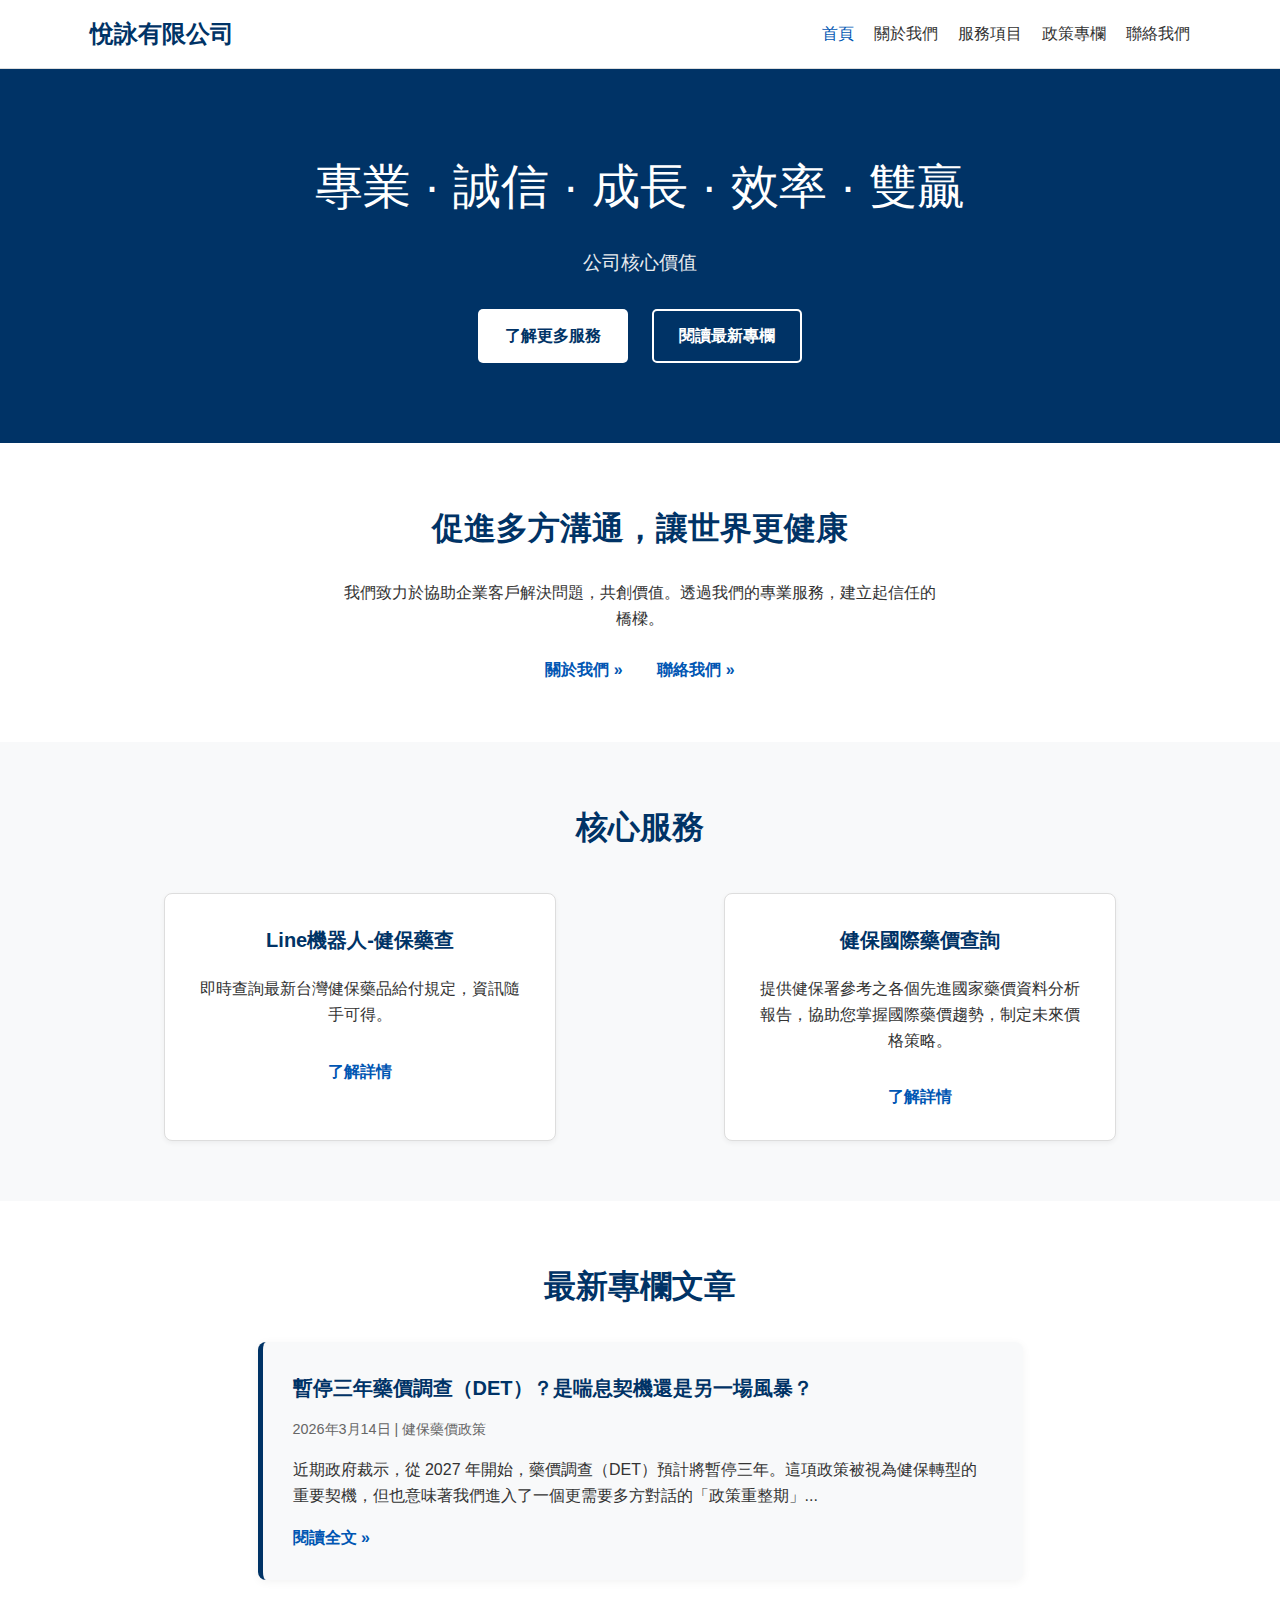
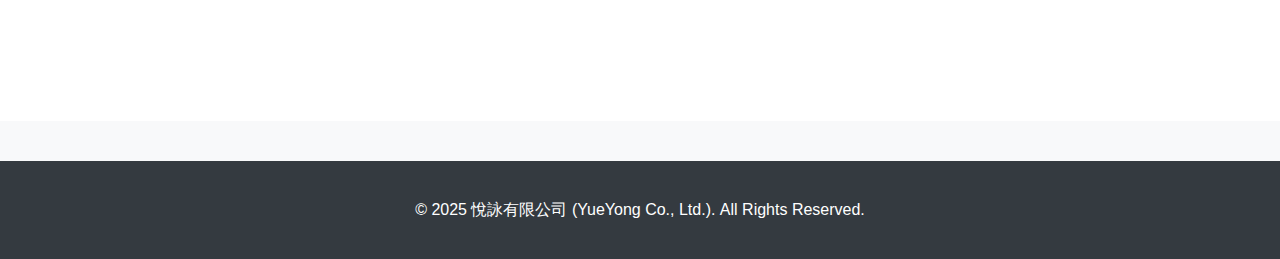
<file: index.html>
<!doctype html>
<html lang="zh-Hant-TW">
  <head>
    <meta charset="UTF-8" />
    <meta name="viewport" content="width=device-width, initial-scale=1.0" />
    <title>首頁 - 悅詠有限公司</title>
    <meta
      name="description"
      content="悅詠有限公司致力於促進多方溝通，讓世界更健康。我們提供健保藥品查詢及國際藥價分析報告等專業服務。"
    />
    <link rel="stylesheet" href="style.css" />
  </head>
  <body>
    <header class="main-header">
      <div class="container">
        <a href="index.html" class="logo">悅詠有限公司</a>
        <nav class="main-nav">
          <ul>
            <li><a href="index.html" class="active">首頁</a></li>
            <li><a href="about_us.html">關於我們</a></li>
            <li><a href="service_overview.html">服務項目</a></li>
            <li><a href="policy_insights.html">政策專欄</a></li>
            <li><a href="contact_us.html">聯絡我們</a></li>
          </ul>
        </nav>
      </div>
    </header>

    <main>
      <section class="hero">
        <div class="container">
          <h1>專業 · 誠信 · 成長 · 效率 · 雙贏</h1>
          <p class="subtitle">公司核心價值</p>
          <div class="cta-buttons">
            <a href="service_overview.html" class="btn btn-primary"
              >了解更多服務</a
            >
            <a href="policy_insights.html" class="btn btn-secondary"
              >閱讀最新專欄</a
            >
          </div>
        </div>
      </section>

      <section class="about-brief">
        <div class="container">
          <h2>促進多方溝通，讓世界更健康</h2>
          <p>
            我們致力於協助企業客戶解決問題，共創價值。透過我們的專業服務，建立起信任的橋樑。
          </p>

          <div class="about-links">
            <a href="about_us.html">關於我們 &raquo;</a>
            <a href="contact_us.html">聯絡我們 &raquo;</a>
          </div>
        </div>
      </section>

      <section class="services-overview">
        <div class="container">
          <h2>核心服務</h2>
          <div class="service-cards-container">
            <div class="service-card">
              <h3>Line機器人-健保藥查</h3>
              <p>即時查詢最新台灣健保藥品給付規定，資訊隨手可得。</p>
              <a href="service_overview.html#linebot-service" class="card-link"
                >了解詳情</a
              >
            </div>

            <div class="service-card">
              <h3>健保國際藥價查詢</h3>
              <p>
                提供健保署參考之各個先進國家藥價資料分析報告，協助您掌握國際藥價趨勢，制定未來價格策略。
              </p>
              <a href="service_overview.html#a10-service" class="card-link"
                >了解詳情</a
              >
            </div>
          </div>
        </div>
      </section>

      <section class="latest-articles">
        <div class="container">
          <h2>最新專欄文章</h2>
          <div class="article-preview-home">
            <h3>暫停三年藥價調查（DET）？是喘息契機還是另一場風暴？</h3>
            <p class="article-meta">2026年3月14日 | 健保藥價政策</p>
            <p>
              近期政府裁示，從 2027
              年開始，藥價調查（DET）預計將暫停三年。這項政策被視為健保轉型的重要契機，但也意味著我們進入了一個更需要多方對話的「政策重整期」...
            </p>
            <a href="article-2.html" class="read-more">閱讀全文 &raquo;</a>
          </div>
          <br />
          <a href="policy_insights.html" class="btn btn-secondary"
            >前往專欄查看更多</a
          >
        </div>
      </section>
    </main>

    <footer class="main-footer">
      <div class="container">
        <p>
          &copy; 2025 悅詠有限公司 (YueYong Co., Ltd.). All Rights Reserved.
        </p>
      </div>
    </footer>
  </body>
</html>
</file>
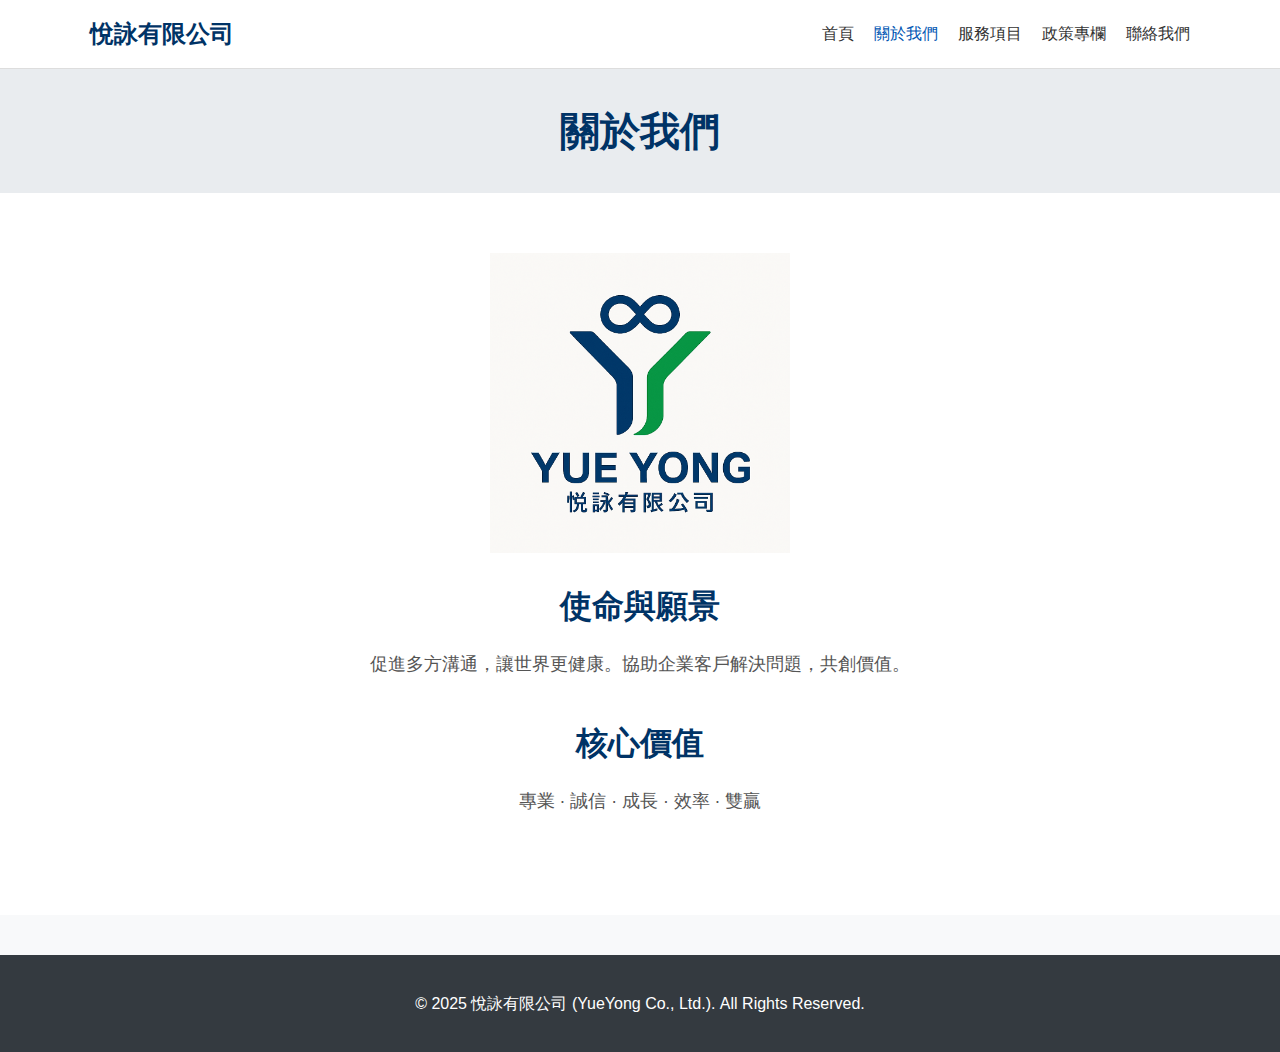
<file: about_us.html>
<!DOCTYPE html>
<html lang="zh-Hant-TW">
<head>
    <meta charset="UTF-8">
    <meta name="viewport" content="width=device-width, initial-scale=1.0">
    <title>關於我們 - 悅詠有限公司</title>
    <meta name="description" content="了解悅詠有限公司的使命、願景與核心價值。我們致力於促進醫病溝通，協助客戶共創價值。">
    <link rel="stylesheet" href="style.css">
</head>
<body>

    <header class="main-header">
        <div class="container">
            <a href="index.html" class="logo">悅詠有限公司</a>
            <nav class="main-nav">
                <ul>
                    <li><a href="index.html">首頁</a></li>
                    <li><a href="about_us.html" class="active">關於我們</a></li>
                    <li><a href="service_overview.html">服務項目</a></li>
                    <li><a href="policy_insights.html">政策專欄</a></li>
                    <li><a href="contact_us.html">聯絡我們</a></li>
                </ul>
            </nav>
        </div>
    </header>

    <main>
        <section class="page-header">
            <div class="container">
                <h1>關於我們</h1>
            </div>
        </section>

        <section class="page-content">
            <div class="container">
                <div class="about-content">
                    <img src="images/YYcompany_logo.PNG" alt="悅詠有限公司 Logo" class="about-logo" width="350">
                    
                    <div class="content-block">
                        <h2>使命與願景</h2>
                        <p>促進多方溝通，讓世界更健康。協助企業客戶解決問題，共創價值。</p>
                    </div>

                    <div class="content-block">
                        <h2>核心價值</h2>
                        <p>專業 · 誠信 · 成長 · 效率 · 雙贏</p>
                    </div>
                </div>
            </div>
        </section>
    </main>

    <footer class="main-footer">
        <div class="container">
            <p>&copy; 2025 悅詠有限公司 (YueYong Co., Ltd.). All Rights Reserved.</p>
        </div>
    </footer>

</body>
</html>
</file>
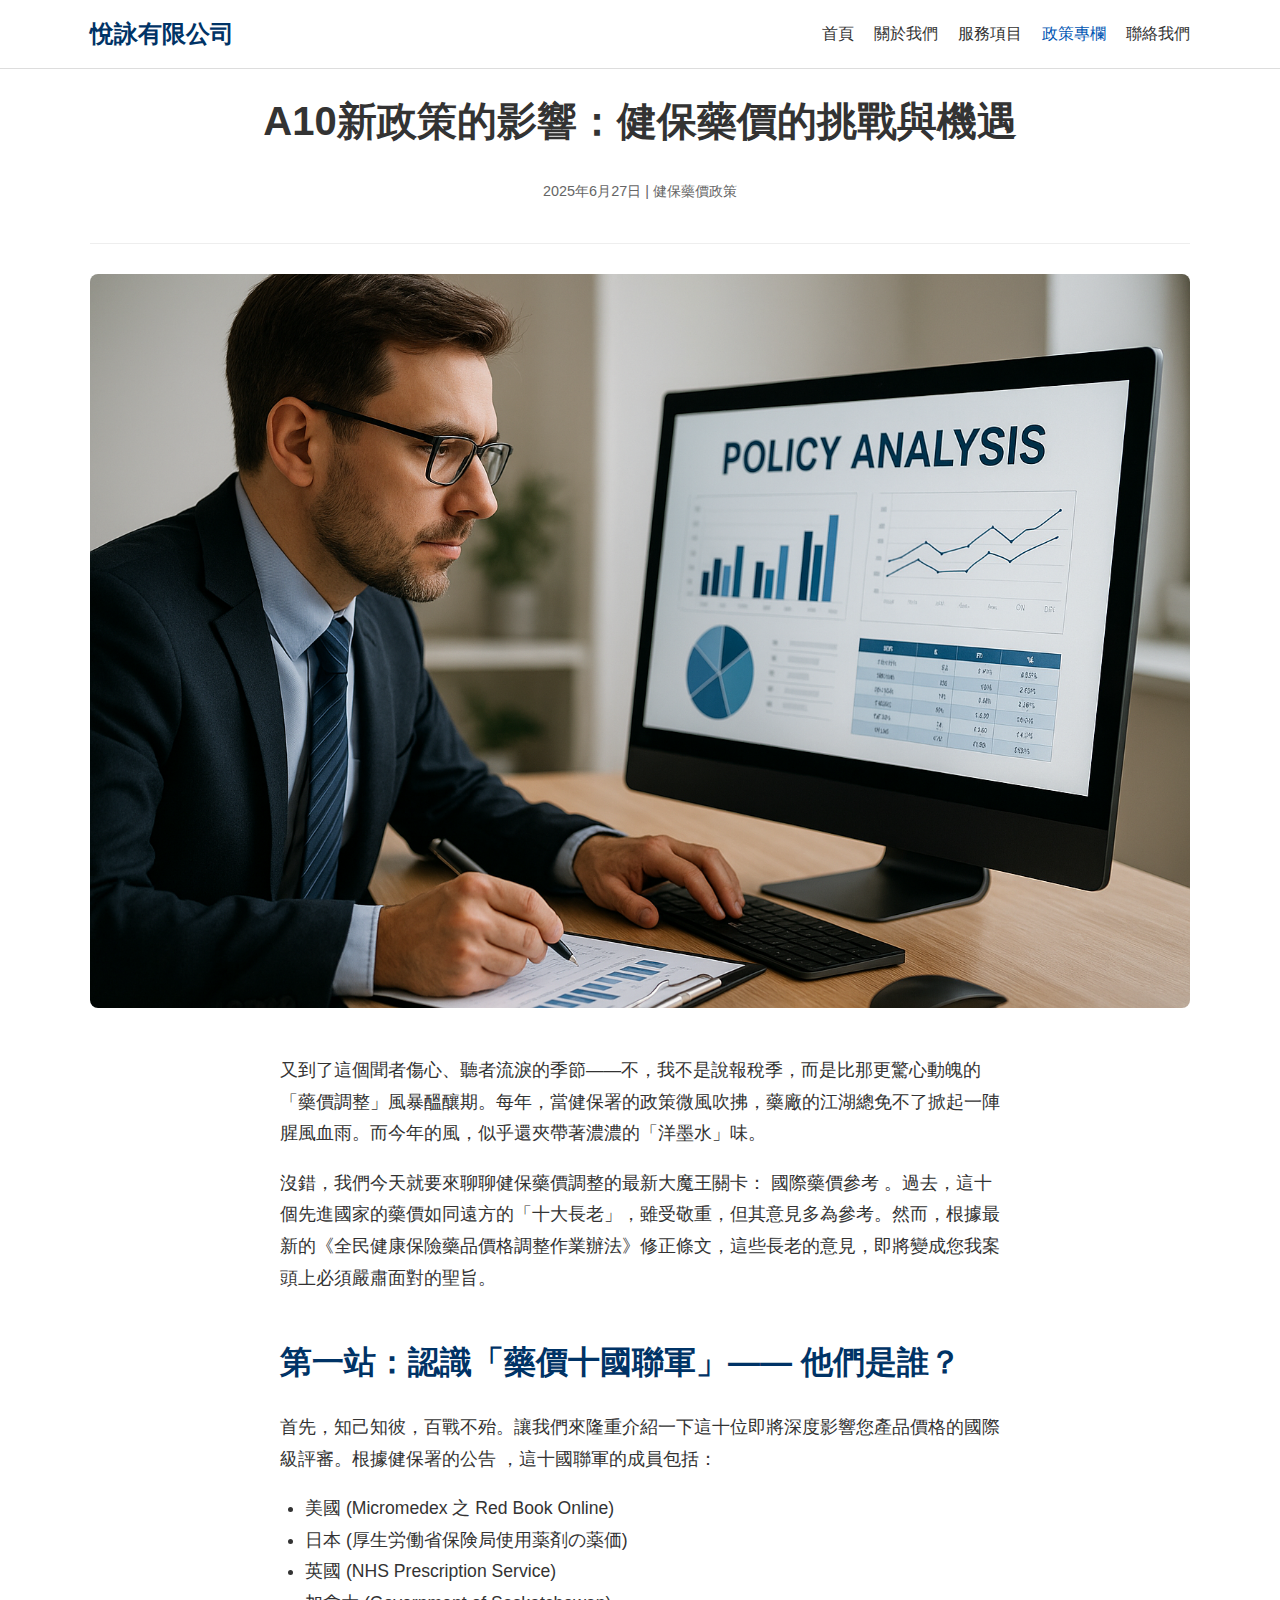
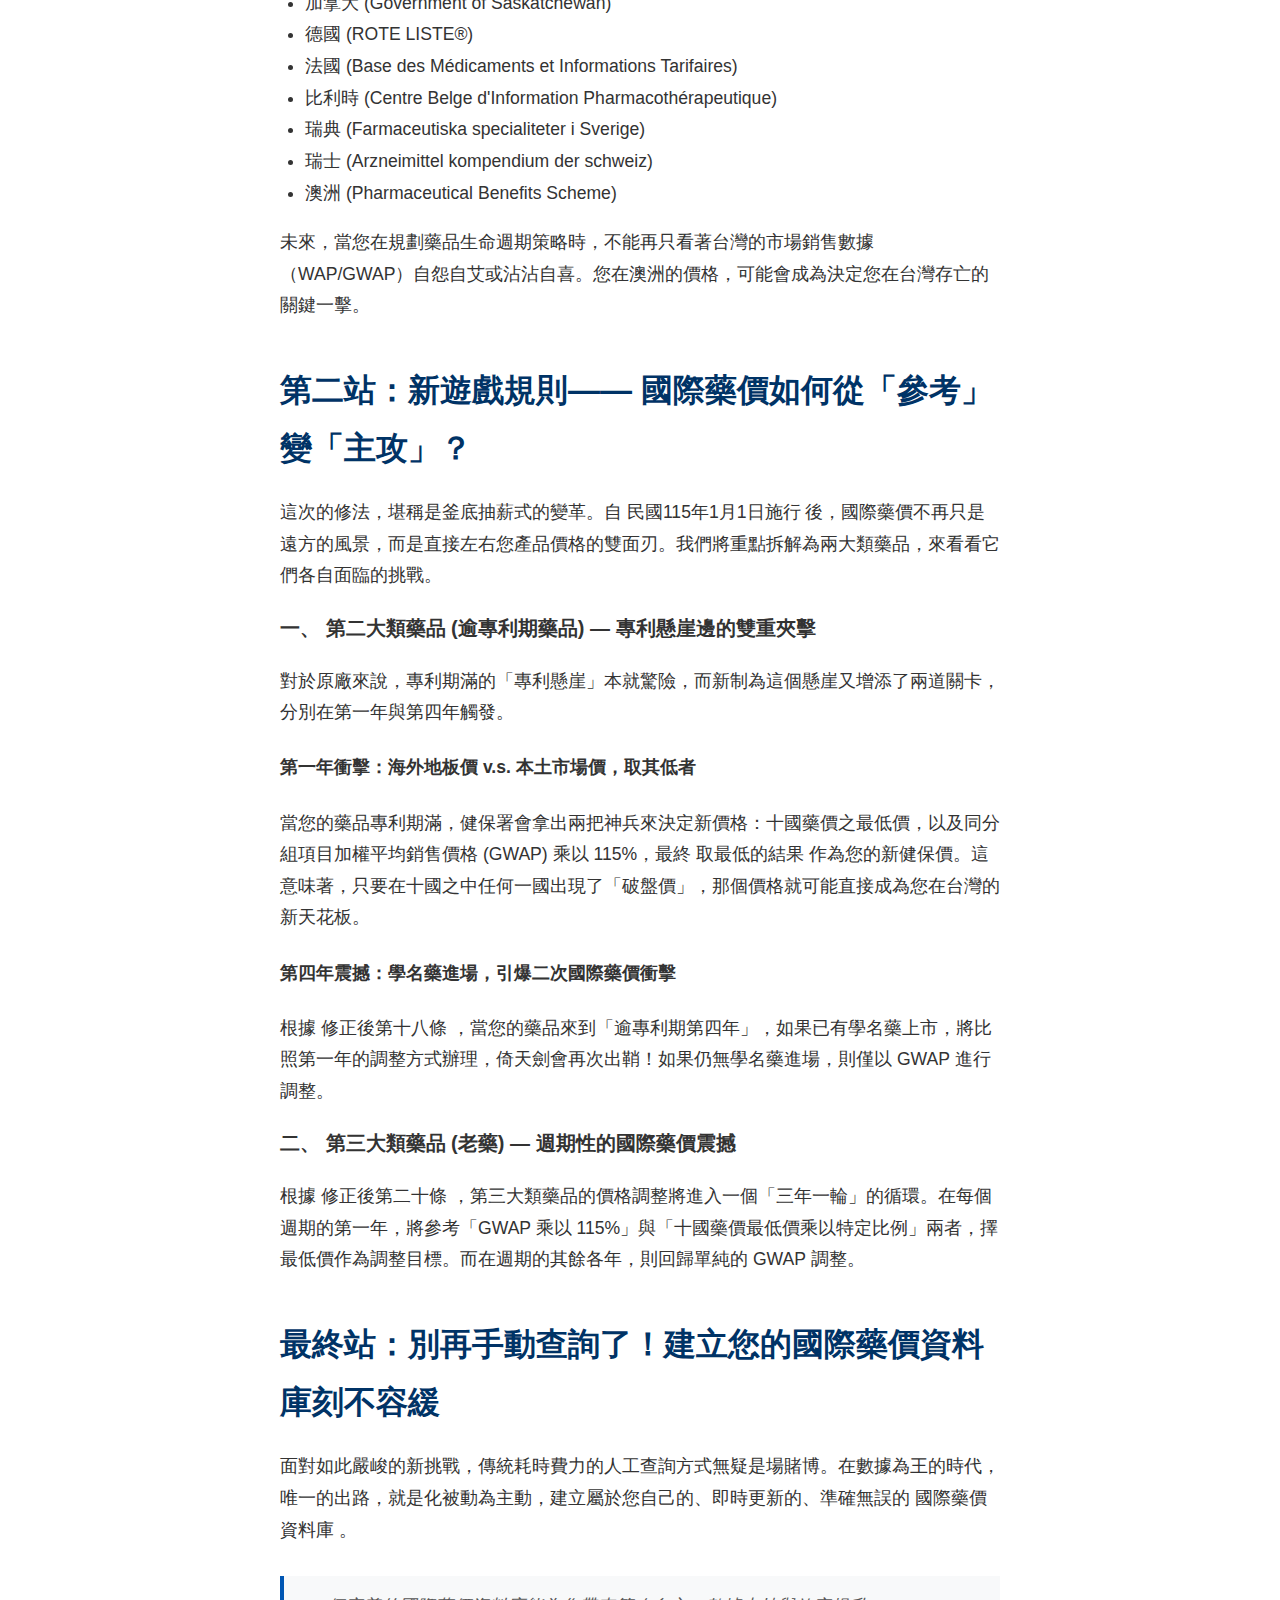
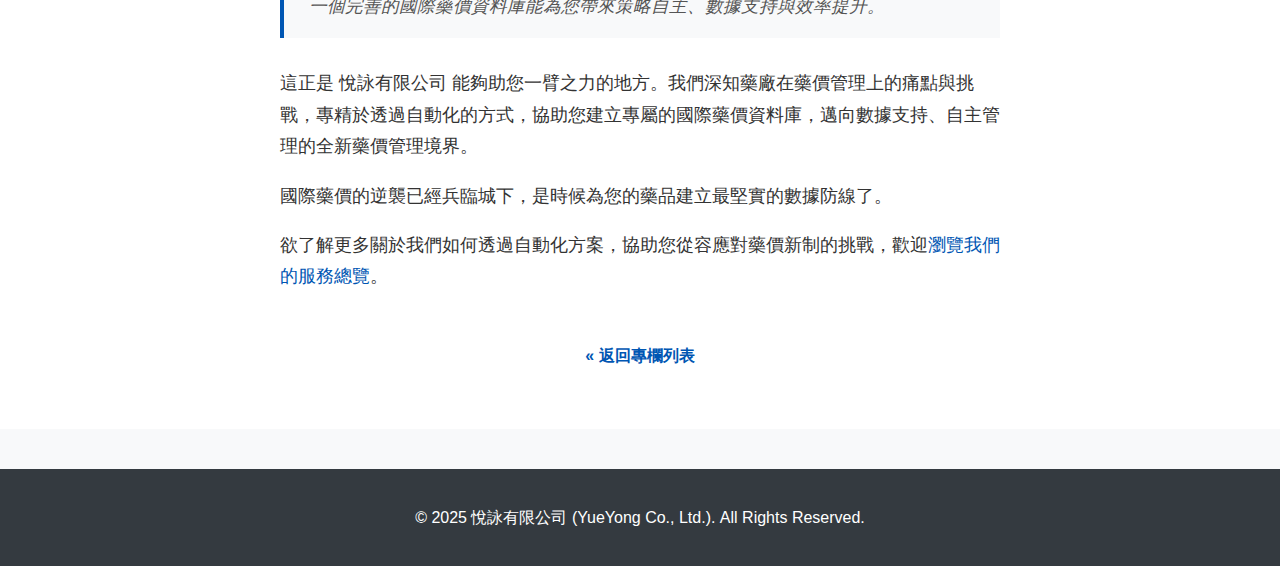
<file: article-1.html>
<!DOCTYPE html>
<html lang="zh-Hant-TW">
<head>
    <meta charset="UTF-8">
    <meta name="viewport" content="width=device-width, initial-scale=1.0">
    <title>A10新政策的影響：健保藥價的挑戰與機遇 | 悅詠有限公司</title>
    <meta name="description" content="健保署的最新藥價調整辦法，將國際藥價參考從參考變為主攻。本文為您深度剖析新制對逾專利期藥品與第三大類藥品的衝擊與應對策略。">
    <link rel="stylesheet" href="style.css">
</head>
<body>

    <header class="main-header">
        <div class="container">
            <a href="index.html" class="logo">悅詠有限公司</a>
            <nav class="main-nav">
                <ul>
                    <li><a href="index.html">首頁</a></li>
                    <li><a href="about_us.html">關於我們</a></li>
                    <li><a href="service_overview.html">服務項目</a></li>
                    <li><a href="policy_insights.html" class="active">政策專欄</a></li>
                    <li><a href="contact_us.html">聯絡我們</a></li>
                </ul>
            </nav>
        </div>
    </header>

    <main>
        <article class="full-article-container">
            <div class="container">
                <header class="article-header-full">
                    <h1>A10新政策的影響：健保藥價的挑戰與機遇</h1>
                    <div class="article-meta">
                        <span class="date">2025年6月27日</span> | <span class="category">健保藥價政策</span>
                    </div>
                </header>

                <figure class="featured-image">
                    <img src="images/policy-analysis.jpg" alt="國際藥價政策分析圖">
                </figure>
                
                <div class="article-content">
                    <p>又到了這個聞者傷心、聽者流淚的季節——不，我不是說報稅季，而是比那更驚心動魄的「藥價調整」風暴醞釀期。每年，當健保署的政策微風吹拂，藥廠的江湖總免不了掀起一陣腥風血雨。而今年的風，似乎還夾帶著濃濃的「洋墨水」味。</p>
                    <p>沒錯，我們今天就要來聊聊健保藥價調整的最新大魔王關卡： 國際藥價參考 。過去，這十個先進國家的藥價如同遠方的「十大長老」，雖受敬重，但其意見多為參考。然而，根據最新的《全民健康保險藥品價格調整作業辦法》修正條文，這些長老的意見，即將變成您我案頭上必須嚴肅面對的聖旨。</p>

                    <h2>第一站：認識「藥價十國聯軍」—— 他們是誰？</h2>
                    <p>首先，知己知彼，百戰不殆。讓我們來隆重介紹一下這十位即將深度影響您產品價格的國際級評審。根據健保署的公告 ，這十國聯軍的成員包括：</p>
                    <ul>
                        <li>美國 (Micromedex 之 Red Book Online)</li>
                        <li>日本 (厚生労働省保険局使用薬剤の薬価)</li>
                        <li>英國 (NHS Prescription Service)</li>
                        <li>加拿大 (Government of Saskatchewan)</li>
                        <li>德國 (ROTE LISTE®)</li>
                        <li>法國 (Base des Médicaments et Informations Tarifaires)</li>
                        <li>比利時 (Centre Belge d'Information Pharmacothérapeutique)</li>
                        <li>瑞典 (Farmaceutiska specialiteter i Sverige)</li>
                        <li>瑞士 (Arzneimittel kompendium der schweiz)</li>
                        <li>澳洲 (Pharmaceutical Benefits Scheme)</li>
                    </ul>
                    <p>未來，當您在規劃藥品生命週期策略時，不能再只看著台灣的市場銷售數據（WAP/GWAP）自怨自艾或沾沾自喜。您在澳洲的價格，可能會成為決定您在台灣存亡的關鍵一擊。</p>

                    <h2>第二站：新遊戲規則—— 國際藥價如何從「參考」變「主攻」？</h2>
                    <p>這次的修法，堪稱是釜底抽薪式的變革。自 民國115年1月1日施行 後，國際藥價不再只是遠方的風景，而是直接左右您產品價格的雙面刃。我們將重點拆解為兩大類藥品，來看看它們各自面臨的挑戰。</p>

                    <h3>一、 第二大類藥品 (逾專利期藥品) — 專利懸崖邊的雙重夾擊</h3>
                    <p>對於原廠來說，專利期滿的「專利懸崖」本就驚險，而新制為這個懸崖又增添了兩道關卡，分別在第一年與第四年觸發。</p>
                    <h4>第一年衝擊：海外地板價 v.s. 本土市場價，取其低者</h4>
                    <p>當您的藥品專利期滿，健保署會拿出兩把神兵來決定新價格：十國藥價之最低價，以及同分組項目加權平均銷售價格 (GWAP) 乘以 115%，最終 取最低的結果 作為您的新健保價。這意味著，只要在十國之中任何一國出現了「破盤價」，那個價格就可能直接成為您在台灣的新天花板。</p>
                    <h4>第四年震撼：學名藥進場，引爆二次國際藥價衝擊</h4>
                    <p>根據 修正後第十八條 ，當您的藥品來到「逾專利期第四年」，如果已有學名藥上市，將比照第一年的調整方式辦理，倚天劍會再次出鞘！如果仍無學名藥進場，則僅以 GWAP 進行調整。</p>

                    <h3>二、 第三大類藥品 (老藥) — 週期性的國際藥價震撼</h3>
                    <p>根據 修正後第二十條 ，第三大類藥品的價格調整將進入一個「三年一輪」的循環。在每個週期的第一年，將參考「GWAP 乘以 115%」與「十國藥價最低價乘以特定比例」兩者，擇最低價作為調整目標。而在週期的其餘各年，則回歸單純的 GWAP 調整。</p>

                    <h2>最終站：別再手動查詢了！建立您的國際藥價資料庫刻不容緩</h2>
                    <p>面對如此嚴峻的新挑戰，傳統耗時費力的人工查詢方式無疑是場賭博。在數據為王的時代，唯一的出路，就是化被動為主動，建立屬於您自己的、即時更新的、準確無誤的 國際藥價資料庫 。</p>
                    <blockquote>一個完善的國際藥價資料庫能為您帶來策略自主、數據支持與效率提升。</blockquote>
                    <p>這正是 悅詠有限公司 能夠助您一臂之力的地方。我們深知藥廠在藥價管理上的痛點與挑戰，專精於透過自動化的方式，協助您建立專屬的國際藥價資料庫，邁向數據支持、自主管理的全新藥價管理境界。</p>
                    <p>國際藥價的逆襲已經兵臨城下，是時候為您的藥品建立最堅實的數據防線了。</p>
                    <p>欲了解更多關於我們如何透過自動化方案，協助您從容應對藥價新制的挑戰，歡迎<a href="https://www.yueyongsmart.com/service_overview.html">瀏覽我們的服務總覽</a>。</p>
                </div>

                <div class="back-link">
                    <a href="policy_insights.html">&laquo; 返回專欄列表</a>
                </div>
            </div>
        </article>
    </main>

    <footer class="main-footer">
        <div class="container">
            <p>&copy; 2025 悅詠有限公司 (YueYong Co., Ltd.). All Rights Reserved.</p>
        </div>
    </footer>

</body>
</html>
</file>
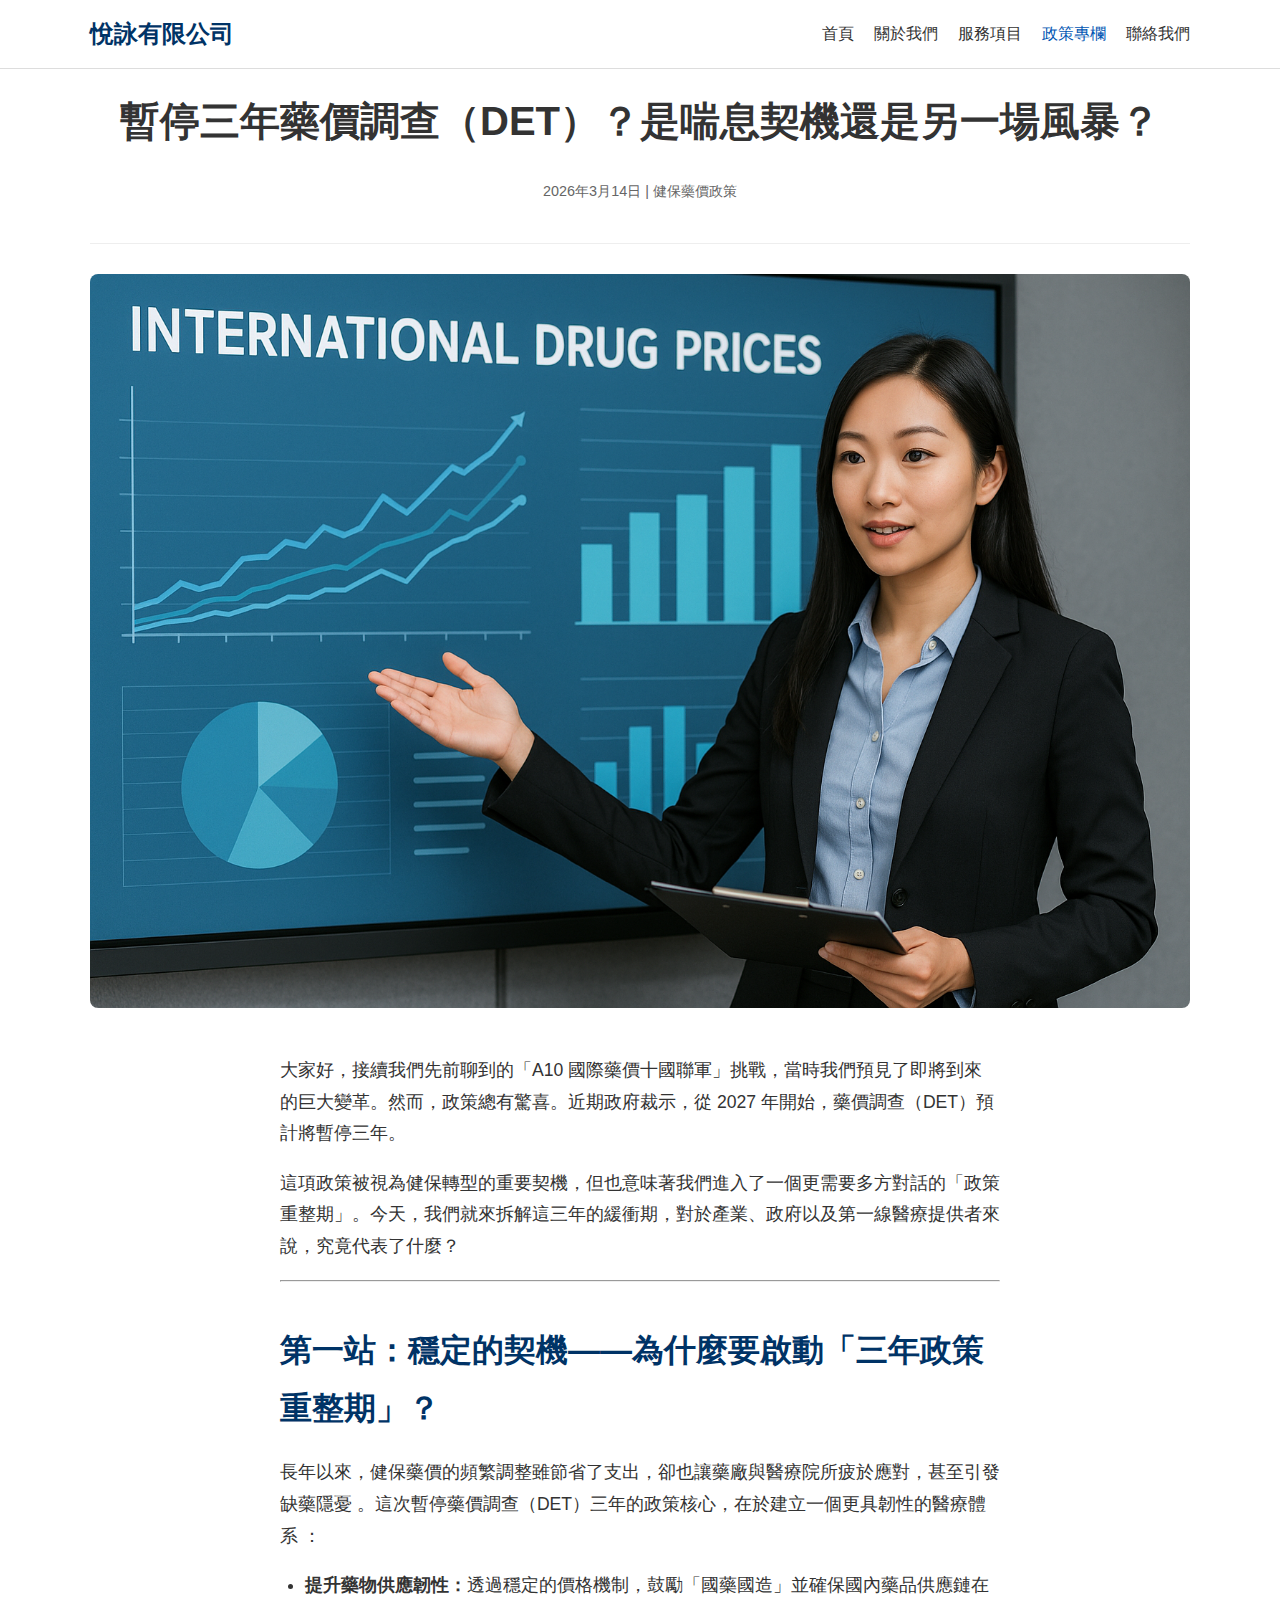
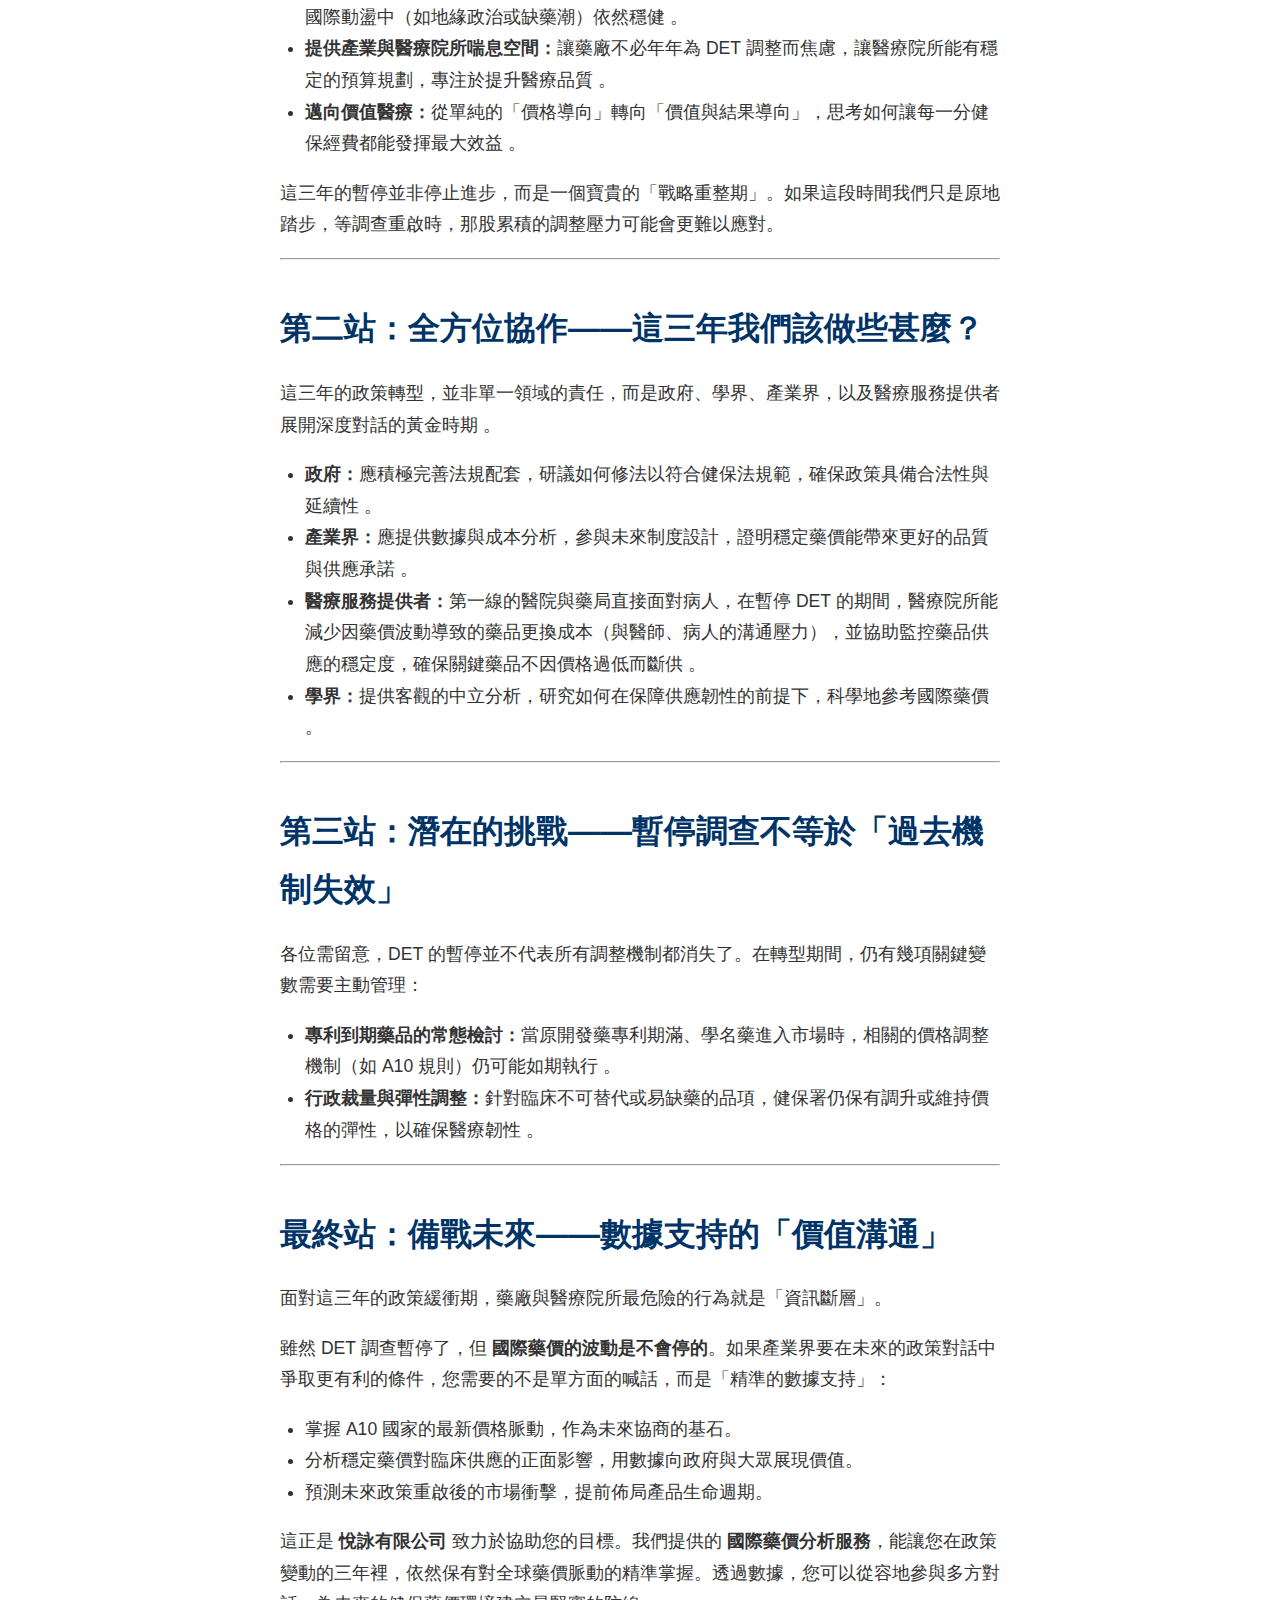
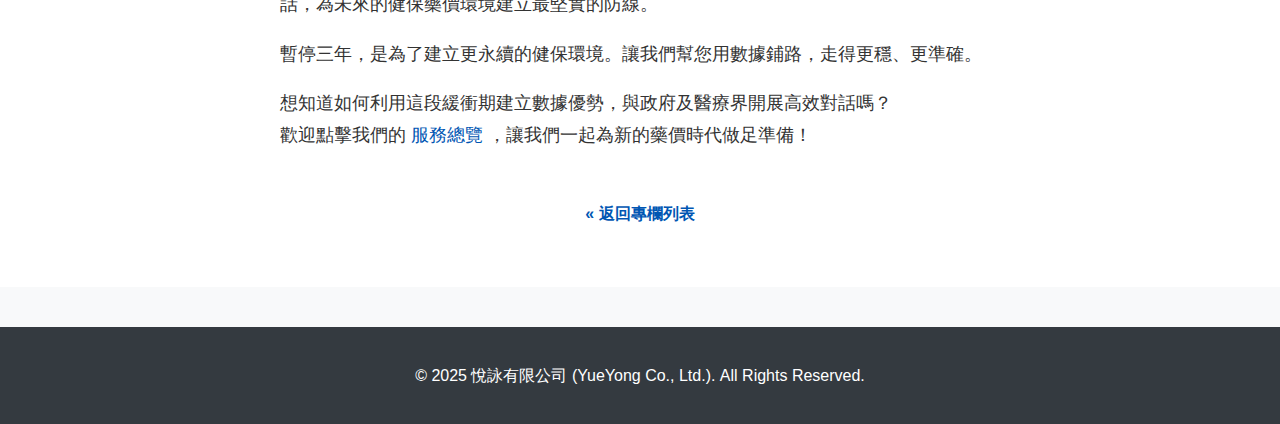
<file: article-2.html>
<!doctype html>
<html lang="zh-Hant-TW">
  <head>
    <meta charset="UTF-8" />
    <meta name="viewport" content="width=device-width, initial-scale=1.0" />
    <title>
      暫停三年藥價調查（DET）？是喘息契機還是另一場風暴？ | 悅詠有限公司
    </title>
    <meta
      name="description"
      content="賴清德總統裁示暫停三年藥價調查（DET），這對藥廠而言是戰略重整期還是隱藏危機？本文深度解析政策背後的意涵與藥廠應對策略。"
    />
    <link rel="stylesheet" href="style.css" />
  </head>
  <body>
    <header class="main-header">
      <div class="container">
        <a href="index.html" class="logo">悅詠有限公司</a>
        <nav class="main-nav">
          <ul>
            <li><a href="index.html">首頁</a></li>
            <li><a href="about_us.html">關於我們</a></li>
            <li><a href="service_overview.html">服務項目</a></li>
            <li><a href="policy_insights.html" class="active">政策專欄</a></li>
            <li><a href="contact_us.html">聯絡我們</a></li>
          </ul>
        </nav>
      </div>
    </header>

    <main>
      <article class="full-article-container">
        <div class="container">
          <header class="article-header-full">
            <h1>暫停三年藥價調查（DET）？是喘息契機還是另一場風暴？</h1>
            <div class="article-meta">
              <span class="date">2026年3月14日</span> |
              <span class="category">健保藥價政策</span>
            </div>
          </header>

          <figure class="featured-image">
            <img src="images/data-analytics.jpg" alt="數據分析與政策對話" />
          </figure>

          <div class="article-content">
            <p>
              大家好，接續我們先前聊到的「A10
              國際藥價十國聯軍」挑戰，當時我們預見了即將到來的巨大變革。然而，政策總有驚喜。近期政府裁示，從
              2027 年開始，藥價調查（DET）預計將暫停三年。
            </p>

            <p>
              這項政策被視為健保轉型的重要契機，但也意味著我們進入了一個更需要多方對話的「政策重整期」。今天，我們就來拆解這三年的緩衝期，對於產業、政府以及第一線醫療提供者來說，究竟代表了什麼？
            </p>

            <hr />

            <h2>第一站：穩定的契機——為什麼要啟動「三年政策重整期」？</h2>
            <p>
              長年以來，健保藥價的頻繁調整雖節省了支出，卻也讓藥廠與醫療院所疲於應對，甚至引發缺藥隱憂
              。這次暫停藥價調查（DET）三年的政策核心，在於建立一個更具韌性的醫療體系
              ：
            </p>
            <ul>
              <li>
                <strong>提升藥物供應韌性：</strong
                >透過穩定的價格機制，鼓勵「國藥國造」並確保國內藥品供應鏈在國際動盪中（如地緣政治或缺藥潮）依然穩健
                。
              </li>
              <li>
                <strong>提供產業與醫療院所喘息空間：</strong>讓藥廠不必年年為
                DET 調整而焦慮，讓醫療院所能有穩定的預算規劃，專注於提升醫療品質
                。
              </li>
              <li>
                <strong>邁向價值醫療：</strong
                >從單純的「價格導向」轉向「價值與結果導向」，思考如何讓每一分健保經費都能發揮最大效益
                。
              </li>
            </ul>
            <p>
              這三年的暫停並非停止進步，而是一個寶貴的「戰略重整期」。如果這段時間我們只是原地踏步，等調查重啟時，那股累積的調整壓力可能會更難以應對。
            </p>

            <hr />

            <h2>第二站：全方位協作——這三年我們該做些甚麼？</h2>
            <p>
              這三年的政策轉型，並非單一領域的責任，而是政府、學界、產業界，以及醫療服務提供者展開深度對話的黃金時期
              。
            </p>
            <ul>
              <li>
                <strong>政府：</strong
                >應積極完善法規配套，研議如何修法以符合健保法規範，確保政策具備合法性與延續性
                。
              </li>
              <li>
                <strong>產業界：</strong
                >應提供數據與成本分析，參與未來制度設計，證明穩定藥價能帶來更好的品質與供應承諾
                。
              </li>
              <li>
                <strong>醫療服務提供者：</strong
                >第一線的醫院與藥局直接面對病人，在暫停 DET
                的期間，醫療院所能減少因藥價波動導致的藥品更換成本（與醫師、病人的溝通壓力），並協助監控藥品供應的穩定度，確保關鍵藥品不因價格過低而斷供
                。
              </li>
              <li>
                <strong>學界：</strong
                >提供客觀的中立分析，研究如何在保障供應韌性的前提下，科學地參考國際藥價
                。
              </li>
            </ul>

            <hr />

            <h2>第三站：潛在的挑戰——暫停調查不等於「過去機制失效」</h2>
            <p>
              各位需留意，DET
              的暫停並不代表所有調整機制都消失了。在轉型期間，仍有幾項關鍵變數需要主動管理：
            </p>
            <ul>
              <li>
                <strong>專利到期藥品的常態檢討：</strong
                >當原開發藥專利期滿、學名藥進入市場時，相關的價格調整機制（如
                A10 規則）仍可能如期執行 。
              </li>
              <li>
                <strong>行政裁量與彈性調整：</strong
                >針對臨床不可替代或易缺藥的品項，健保署仍保有調升或維持價格的彈性，以確保醫療韌性
                。
              </li>
            </ul>

            <hr />

            <h2>最終站：備戰未來——數據支持的「價值溝通」</h2>
            <p>
              面對這三年的政策緩衝期，藥廠與醫療院所最危險的行為就是「資訊斷層」。
            </p>
            <p>
              雖然 DET 調查暫停了，但
              <strong>國際藥價的波動是不會停的</strong
              >。如果產業界要在未來的政策對話中爭取更有利的條件，您需要的不是單方面的喊話，而是「精準的數據支持」：
            </p>
            <ul>
              <li>掌握 A10 國家的最新價格脈動，作為未來協商的基石。</li>
              <li>
                分析穩定藥價對臨床供應的正面影響，用數據向政府與大眾展現價值。
              </li>
              <li>預測未來政策重啟後的市場衝擊，提前佈局產品生命週期。</li>
            </ul>
            <p>
              這正是
              <strong>悅詠有限公司</strong> 致力於協助您的目標。我們提供的
              <strong>國際藥價分析服務</strong
              >，能讓您在政策變動的三年裡，依然保有對全球藥價脈動的精準掌握。透過數據，您可以從容地參與多方對話，為未來的健保藥價環境建立最堅實的防線。
            </p>

            <p>
              暫停三年，是為了建立更永續的健保環境。讓我們幫您用數據鋪路，走得更穩、更準確。
            </p>

            <p>
              想知道如何利用這段緩衝期建立數據優勢，與政府及醫療界開展高效對話嗎？<br />
              歡迎點擊我們的
              <a href="service_overview.html">服務總覽</a>
              ，讓我們一起為新的藥價時代做足準備！
            </p>
          </div>

          <div class="back-link">
            <a href="policy_insights.html">&laquo; 返回專欄列表</a>
          </div>
        </div>
      </article>
    </main>

    <footer class="main-footer">
      <div class="container">
        <p>
          &copy; 2025 悅詠有限公司 (YueYong Co., Ltd.). All Rights Reserved.
        </p>
      </div>
    </footer>
  </body>
</html>
</file>
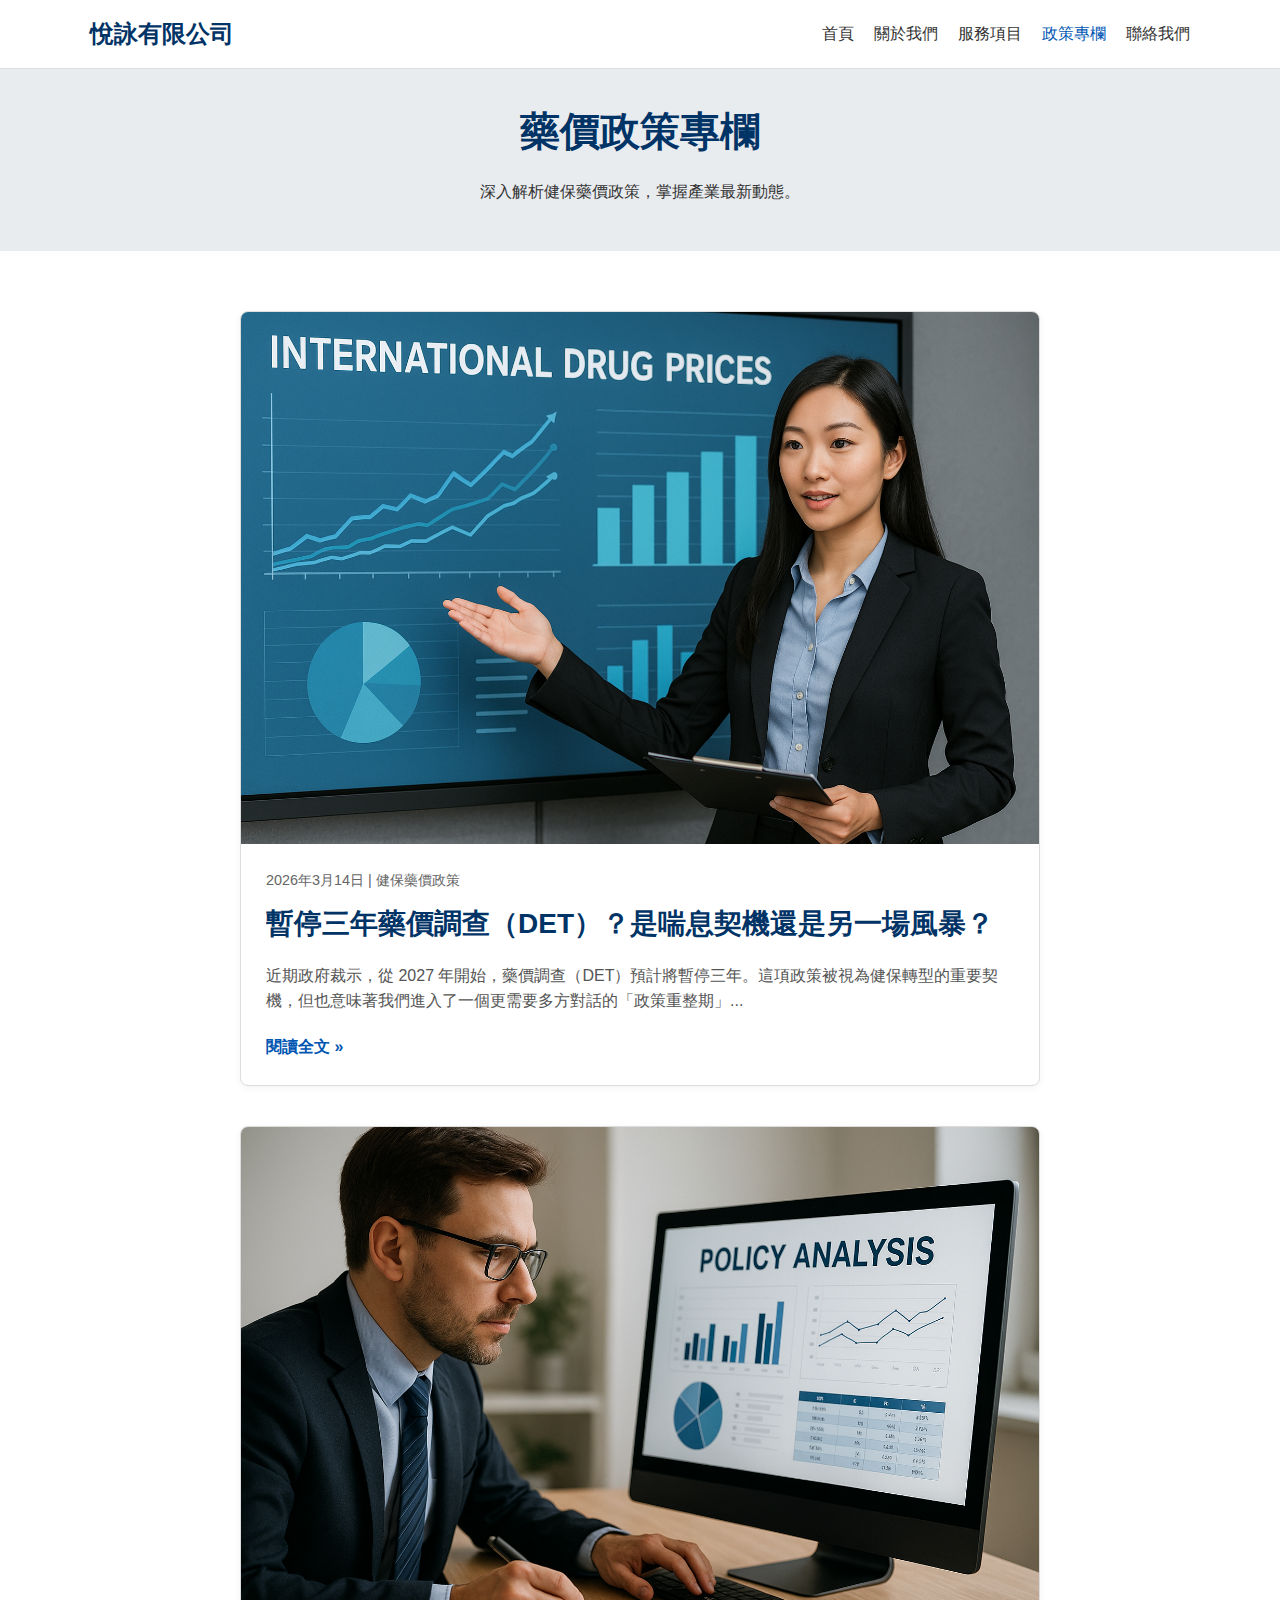
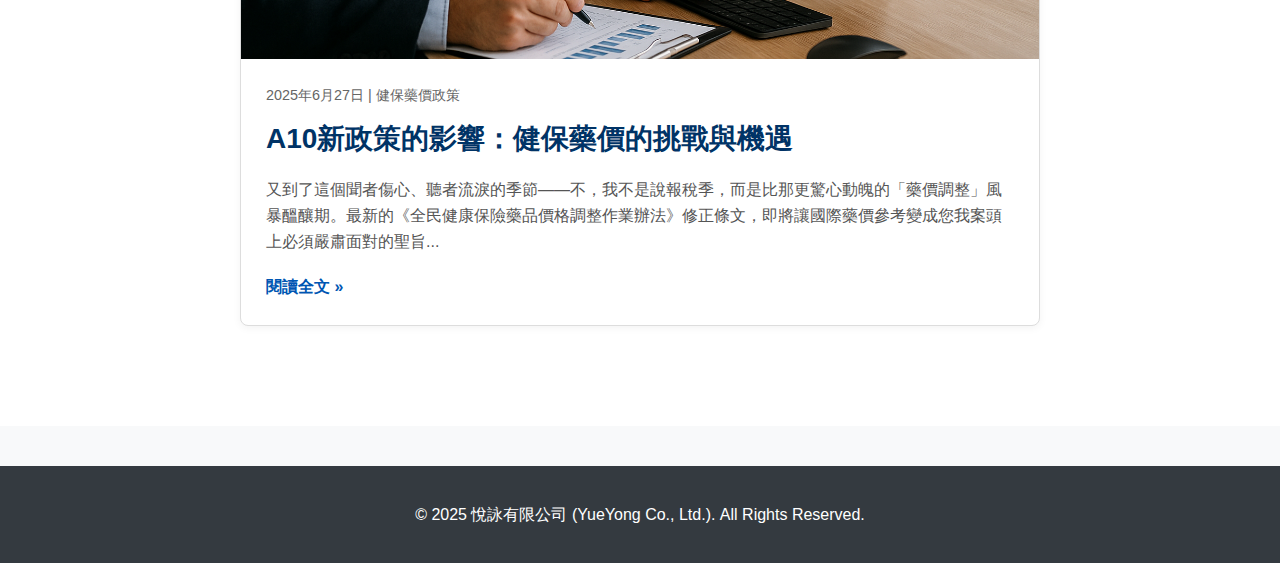
<file: policy_insights.html>
<!doctype html>
<html lang="zh-Hant-TW">
  <head>
    <meta charset="UTF-8" />
    <meta name="viewport" content="width=device-width, initial-scale=1.0" />
    <title>藥價政策專欄 - 悅詠有限公司</title>
    <meta
      name="description"
      content="深入解析健保藥價政策，由悅詠有限公司專家團隊為您帶來最新的產業動態與法規分析。"
    />
    <link rel="stylesheet" href="style.css" />
  </head>
  <body>
    <header class="main-header">
      <div class="container">
        <a href="index.html" class="logo">悅詠有限公司</a>
        <nav class="main-nav">
          <ul>
            <li><a href="index.html">首頁</a></li>
            <li><a href="about_us.html">關於我們</a></li>
            <li><a href="service_overview.html">服務項目</a></li>
            <li><a href="policy_insights.html" class="active">政策專欄</a></li>
            <li><a href="contact_us.html">聯絡我們</a></li>
          </ul>
        </nav>
      </div>
    </header>

    <main>
      <section class="page-header">
        <div class="container">
          <h1>藥價政策專欄</h1>
          <p class="subtitle">深入解析健保藥價政策，掌握產業最新動態。</p>
        </div>
      </section>

      <section class="page-content">
        <div class="container article-list-container">
          <article class="article-preview">
            <a href="article-2.html" class="preview-image-link">
              <img
                src="images/data-analytics.jpg"
                alt="暫停三年藥價調查 文章預覽圖"
              />
            </a>
            <div class="preview-content">
              <div class="article-meta">
                <span class="date">2026年3月14日</span> |
                <span class="category">健保藥價政策</span>
              </div>
              <h2 class="article-title">
                <a href="article-2.html"
                  >暫停三年藥價調查（DET）？是喘息契機還是另一場風暴？</a
                >
              </h2>
              <p class="article-excerpt">
                近期政府裁示，從 2027
                年開始，藥價調查（DET）預計將暫停三年。這項政策被視為健保轉型的重要契機，但也意味著我們進入了一個更需要多方對話的「政策重整期」...
              </p>
              <a href="article-2.html" class="read-more">閱讀全文 &raquo;</a>
            </div>
          </article>

          <article class="article-preview">
            <a href="article-1.html" class="preview-image-link">
              <img
                src="images/policy-analysis.jpg"
                alt="A10新政策的影響 文章預覽圖"
              />
            </a>
            <div class="preview-content">
              <div class="article-meta">
                <span class="date">2025年6月27日</span> |
                <span class="category">健保藥價政策</span>
              </div>
              <h2 class="article-title">
                <a href="article-1.html"
                  >A10新政策的影響：健保藥價的挑戰與機遇</a
                >
              </h2>
              <p class="article-excerpt">
                又到了這個聞者傷心、聽者流淚的季節——不，我不是說報稅季，而是比那更驚心動魄的「藥價調整」風暴醞釀期。最新的《全民健康保險藥品價格調整作業辦法》修正條文，即將讓國際藥價參考變成您我案頭上必須嚴肅面對的聖旨...
              </p>
              <a href="article-1.html" class="read-more">閱讀全文 &raquo;</a>
            </div>
          </article>
        </div>
      </section>
    </main>

    <footer class="main-footer">
      <div class="container">
        <p>
          &copy; 2025 悅詠有限公司 (YueYong Co., Ltd.). All Rights Reserved.
        </p>
      </div>
    </footer>
  </body>
</html>
</file>
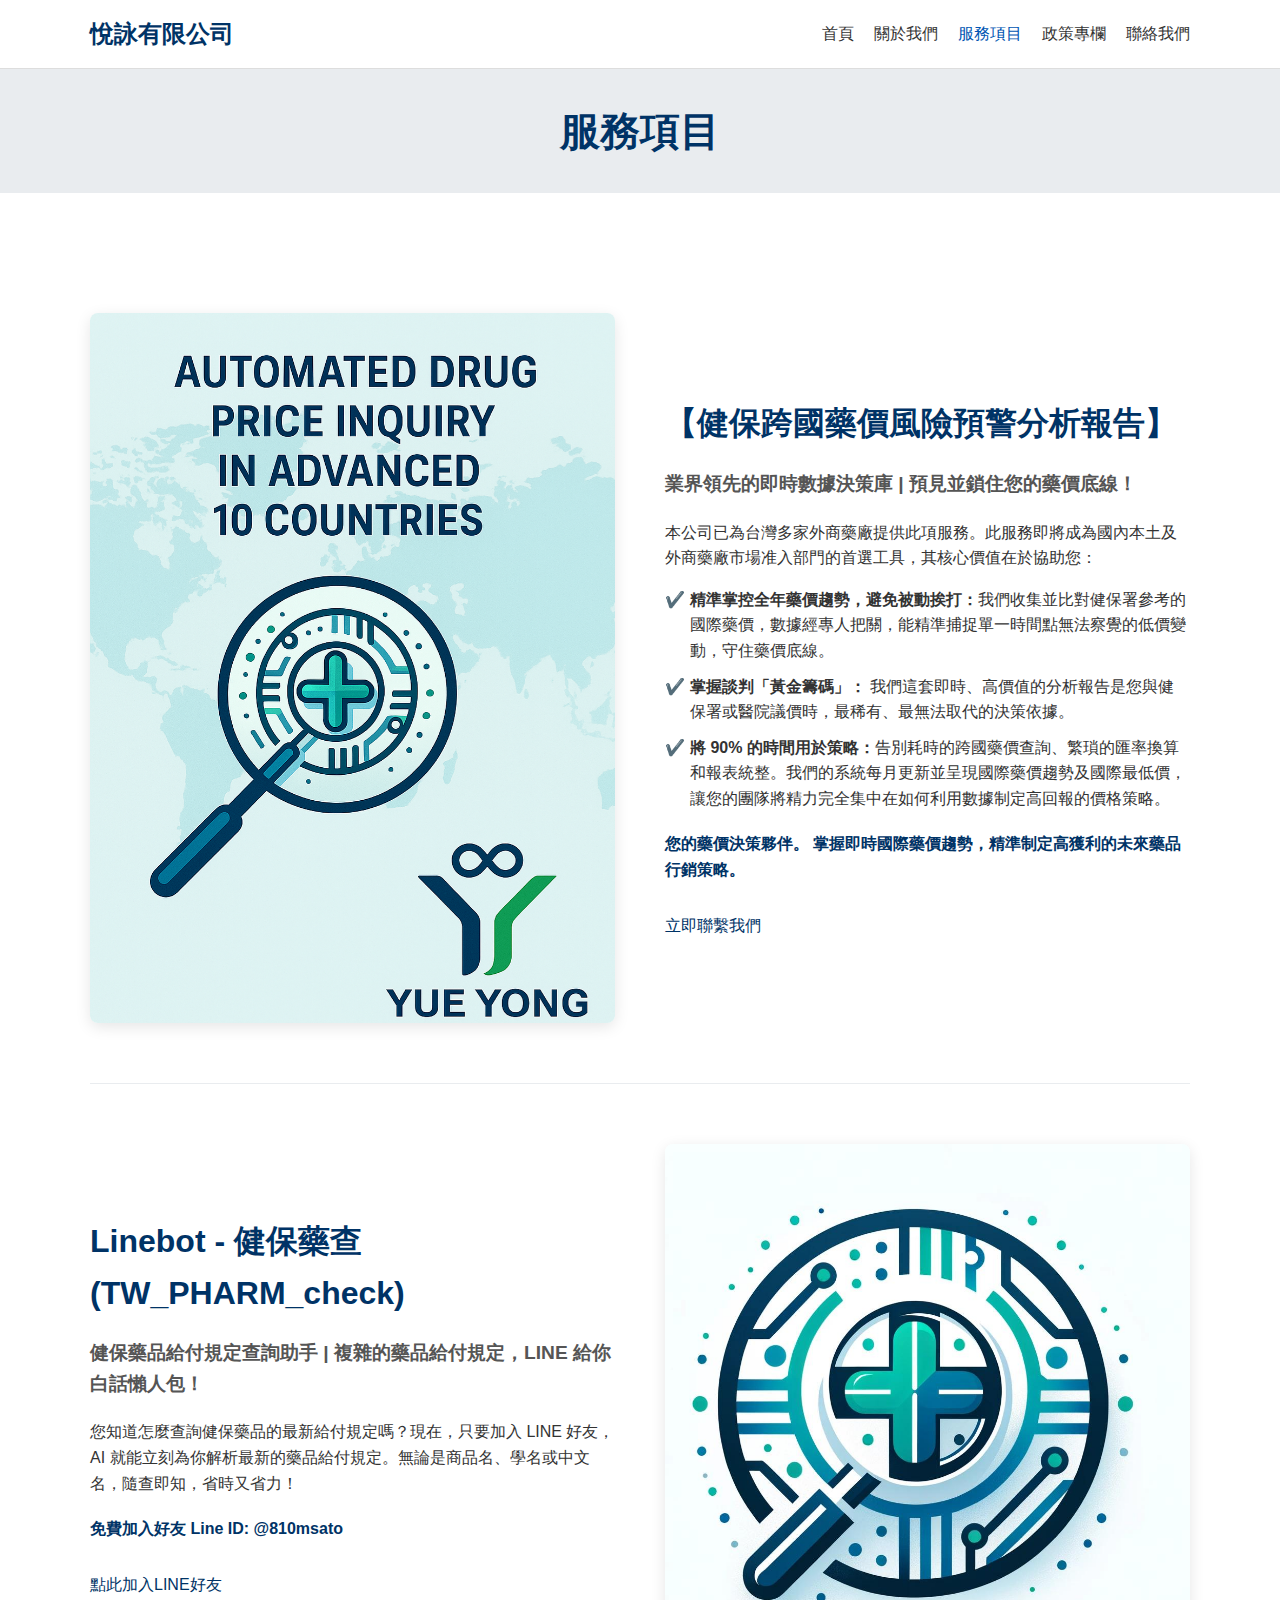
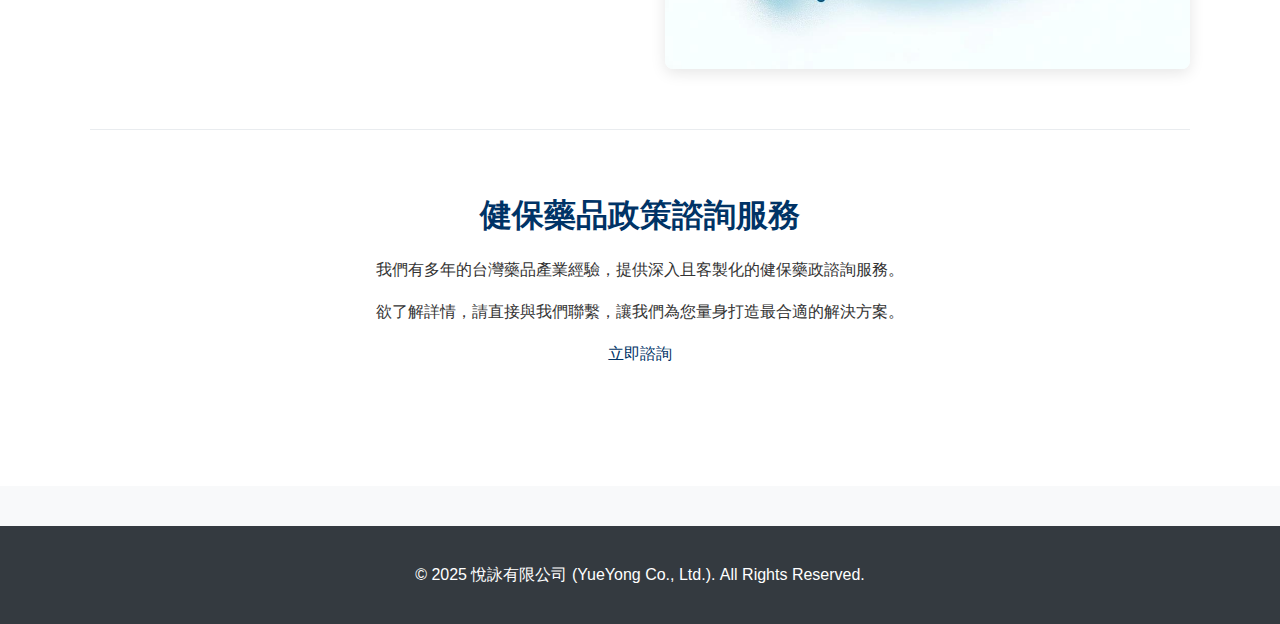
<file: service_overview.html>
<!DOCTYPE html>
<html lang="zh-Hant-TW">
<head>
    <meta charset="UTF-8">
    <meta name="viewport" content="width=device-width, initial-scale=1.0">
    <title> 健保國際藥價查詢服務 (十國藥價) | 悅詠有限公司</title>
    <meta name="description" content="悅詠有限公司提供健保國際藥價分析報告(根據健保署公告國際藥價參考國)、Linebot健保藥查、以及專業的藥政與健保藥品政策諮詢服務，助您精準決策。">
    <link rel="stylesheet" href="style.css">
</head>
<body>

    <header class="main-header">
        <div class="container">
            <a href="index.html" class="logo">悅詠有限公司</a>
            <nav class="main-nav">
                <ul>
                    <li><a href="index.html">首頁</a></li>
                    <li><a href="about_us.html">關於我們</a></li>
                    <li><a href="service_overview.html" class="active">服務項目</a></li>
                    <li><a href="policy_insights.html">政策專欄</a></li>
                    <li><a href="contact_us.html">聯絡我們</a></li>
                </ul>
            </nav>
        </div>
    </header>

    <main>
        <section class="page-header">
            <div class="container">
                <h1>服務項目</h1>
            </div>
        </section>

        <section class="page-content">
            <div class="container">

                <article id="a10-service" class="service-item">
                    <div class="service-image">
                        <img src="images/A10 MAP PRICE.PNG" alt="A10 十國藥價地圖">
                    </div>
                    <div class="service-content">
                        <h2>【健保跨國藥價風險預警分析報告】</h2>
                        <p class="tagline">業界領先的即時數據決策庫 | 預見並鎖住您的藥價底線！</p>
                        <p>本公司已為台灣多家外商藥廠提供此項服務。此服務即將成為國內本土及外商藥廠市場准入部門的首選工具，其核心價值在於協助您：</p>
                        <ul>
                            <li><strong>精準掌控全年藥價趨勢，避免被動挨打：</strong>我們收集並比對健保署參考的國際藥價，數據經專人把關，能精準捕捉單一時間點無法察覺的低價變動，守住藥價底線。</li>
                            <li><strong>掌握談判「黃金籌碼」：</strong> 我們這套即時、高價值的分析報告是您與健保署或醫院議價時，最稀有、最無法取代的決策依據。</li>
                            <li><strong>將 90% 的時間用於策略：</strong>告別耗時的跨國藥價查詢、繁瑣的匯率換算和報表統整。我們的系統每月更新並呈現國際藥價趨勢及國際最低價，讓您的團隊將精力完全集中在如何利用數據制定高回報的價格策略。</li>
                        </ul>
                        <p class="slogan">您的藥價決策夥伴。 掌握即時國際藥價趨勢，精準制定高獲利的未來藥品行銷策略。</p>
                        
                        <a href="contact_us.html" class="btn btn-primary">立即聯繫我們</a>
                    </div>
                </article>

                <article id="linebot-service" class="service-item reverse">
                    <div class="service-image">
                        <img src="images/TW_PHARM_check.jpg" alt="Linebot 健保藥查示意圖">
                    </div>
                    <div class="service-content">
                        <h2>Linebot - 健保藥查 (TW_PHARM_check)</h2>
                        <p class="tagline">健保藥品給付規定查詢助手 | 複雜的藥品給付規定，LINE 給你白話懶人包！</p>
                        <p>您知道怎麼查詢健保藥品的最新給付規定嗎？現在，只要加入 LINE 好友，AI 就能立刻為你解析最新的藥品給付規定。無論是商品名、學名或中文名，隨查即知，省時又省力！</p>
                        <p class="slogan">免費加入好友 Line ID: <strong>@810msato</strong></p>
                        <a href="https://line.me/R/ti/p/%40810msato" class="btn btn-primary" target="_blank">點此加入LINE好友</a>
                    </div>
                </article>
                
                <article id="consulting" class="service-item text-only">
                    <div class="service-content">
                        <h2>健保藥品政策諮詢服務</h2>
                        <p>我們有多年的台灣藥品產業經驗，提供深入且客製化的健保藥政諮詢服務。</p>
                        <p>欲了解詳情，請直接與我們聯繫，讓我們為您量身打造最合適的解決方案。</p>
                        <a href="contact_us.html" class="btn btn-primary">立即諮詢</a>
                    </div>
                </article>

            </div>
        </section>
    </main>

    <footer class="main-footer">
        <div class="container">
            <p>&copy; 2025 悅詠有限公司 (YueYong Co., Ltd.). All Rights Reserved.</p>
        </div>
    </footer>

</body>
</html>
</file>
<file: style.css>
/* =========== 基本樣式與字體設定 Reset & Typography =========== */
body {
  margin: 0;
  font-family:
    -apple-system, BlinkMacSystemFont, "Segoe UI", Roboto, "Helvetica Neue",
    Arial, "Noto Sans", sans-serif, "Apple Color Emoji", "Segoe UI Emoji",
    "Segoe UI Symbol", "Noto Color Emoji";
  line-height: 1.6;
  color: #333;
  background-color: #f8f9fa;
}

.container {
  max-width: 1100px;
  margin: 0 auto;
  padding: 0 20px;
}

a {
  text-decoration: none;
  color: #0056b3;
}

a:hover {
  text-decoration: underline;
}

h1,
h2,
h3 {
  margin-top: 0;
}

h1 {
  font-size: 3rem;
}
h2 {
  font-size: 2rem;
  color: #003366;
}
h3 {
  font-size: 1.25rem;
}

section {
  padding: 60px 0;
}

/* =========== 頁首與導覽列 Header & Navigation =========== */
.main-header {
  background: #fff;
  border-bottom: 1px solid #ddd;
  padding: 15px 0;
}

.main-header .container {
  display: flex;
  justify-content: space-between;
  align-items: center;
}

.logo {
  font-size: 1.5rem;
  font-weight: bold;
  color: #003366;
}
.logo:hover {
  text-decoration: none;
}

.main-nav ul {
  margin: 0;
  padding: 0;
  list-style: none;
  display: flex;
}

.main-nav li {
  margin-left: 20px;
}

.main-nav a {
  color: #333;
  font-weight: 500;
}
.main-nav a.active,
.main-nav a:hover {
  color: #0056b3;
  text-decoration: none;
}

/* =========== 主視覺橫幅 Hero Section =========== */
.hero {
  background-color: #003366;
  color: #fff;
  text-align: center;
  padding: 80px 0;
}
.hero h1 {
  font-weight: 500;
}
.hero .subtitle {
  font-size: 1.2rem;
  color: #e9ecef;
  margin-top: -10px;
  margin-bottom: 30px;
}

.cta-buttons .btn {
  padding: 12px 25px;
  border-radius: 5px;
  font-weight: bold;
  margin: 0 10px;
  display: inline-block;
  border: 2px solid transparent;
  transition: all 0.3s ease;
}
.cta-buttons .btn:hover {
  text-decoration: none;
}

.btn.btn-primary {
  background-color: #fff;
  color: #003366;
}
.btn.btn-primary:hover {
  background-color: transparent;
  border-color: #fff;
  color: #fff;
}

.btn.btn-secondary {
  background-color: transparent;
  border-color: #fff;
  color: #fff;
}
.btn.btn-secondary:hover {
  background-color: #fff;
  color: #003366;
}

/* =========== 其他區塊 Sections =========== */
.about-brief,
.latest-articles {
  text-align: center;
  background-color: #fff;
}
.about-brief p {
  max-width: 600px;
  margin: 15px auto 25px auto;
}
.about-links a {
  margin: 0 15px;
  font-weight: bold;
}

.services-overview {
  text-align: center;
}
.service-cards-container {
  display: flex;
  justify-content: space-around;
  gap: 20px;
  margin-top: 40px;
  flex-wrap: wrap;
}
.service-card {
  background: #fff;
  border: 1px solid #ddd;
  border-radius: 8px;
  padding: 30px;
  width: 30%;
  min-width: 280px;
  box-shadow: 0 2px 5px rgba(0, 0, 0, 0.05);
  transition:
    transform 0.3s ease,
    box-shadow 0.3s ease;
}
.service-card:hover {
  transform: translateY(-5px);
  box-shadow: 0 4px 15px rgba(0, 0, 0, 0.1);
}
.service-card h3 {
  color: #003366;
}
.service-card .card-link {
  display: inline-block;
  margin-top: 15px;
  font-weight: bold;
}

/* =========== 頁尾 Footer =========== */
.main-footer {
  background: #343a40;
  color: #fff;
  text-align: center;
  padding: 20px 0;
  margin-top: 40px;
}

/* =========== 
   內頁樣式 (About Us, Services, etc.) 
   請將此段加到 style.css 的最下方
=========================================== */

/* 頁面頂部標題區塊 */
.page-header {
  background: #e9ecef;
  padding: 30px 0;
  text-align: center;
}

.page-header h1 {
  color: #003366;
  font-size: 2.5rem;
  margin: 0;
}

/* 頁面主要內容區塊 */
.page-content {
  padding: 60px 0;
  background-color: #fff;
}

.about-content {
  max-width: 800px;
  margin: 0 auto;
  text-align: center;
}

.about-logo {
  max-width: 300px; /* 控制Logo圖片的最大寬度 */
  height: auto;
  margin-bottom: 20px; /* 圖片下方的間距 */
}

.content-block {
  margin-bottom: 40px; /* 每個內容區塊之間的間距 */
}

.content-block h2 {
  margin-bottom: 15px;
}

.content-block p {
  font-size: 1.1rem;
  color: #555;
}

/* =========== 
   聯絡頁面樣式 (Contact Us)
   這是更新後的版本
=========================================== */

/* 移除 .contact-container 的 flex 排版，因為不再需要兩欄 */
.contact-details-full {
  max-width: 600px; /* 設定內容最大寬度，使其在頁面中央更易讀 */
  margin: 0 auto; /* 水平置中 */
}

.info-list {
  list-style: none;
  padding: 0;
}

.info-list li {
  margin-bottom: 25px; /* 加大項目間距 */
  font-size: 1.1rem;
  color: #555;
  background-color: #f8f9fa;
  padding: 20px;
  border-radius: 8px;
  border: 1px solid #eee;
}

.info-list li strong {
  color: #003366;
  display: block;
  font-size: 1rem;
  margin-bottom: 5px;
}

/* --- 新增 QR Code 樣式 --- */
.line-qr-code {
  margin-top: 15px;
  text-align: center;
}

.line-qr-code img {
  max-width: 150px; /* 控制 QR Code 大小 */
  height: auto;
  display: block;
  margin: 0 auto; /* 確保圖片本身也置中 */
}

.qr-caption {
  font-size: 0.9rem;
  color: #666;
  margin-top: 5px;
}
/* --- 新增區塊結束 --- */

/* =========== 
   服務項目頁面樣式 (Service Page)
   請將此段加到 style.css 的最下方
=========================================== */

.service-item {
  display: flex;
  align-items: center;
  gap: 50px; /* 圖與文的間距 */
  padding: 60px 0;
  border-bottom: 1px solid #e9ecef;
  flex-wrap: wrap;
}

.service-item:last-child {
  border-bottom: none;
}

/* 圖片在右，文字在左的排版 */
.service-item.reverse {
  flex-direction: row-reverse;
}

.service-image {
  flex: 1;
  min-width: 300px;
  display: flex; /* 使用 Flexbox 來排版 */
  justify-content: center; /* 水平置中 */
  align-items: center; /* 垂直置中 */
}

.service-content {
  flex: 1;
  min-width: 300px;
}

.service-image img {
  width: 100%;
  height: auto;
  border-radius: 8px;
  box-shadow: 0 4px 15px rgba(0, 0, 0, 0.1);
}

.service-content h2 {
  margin-bottom: 10px;
}

.service-content .tagline {
  font-size: 1.2rem;
  font-weight: bold;
  color: #555;
  margin-bottom: 20px;
}

.service-content ul {
  list-style: none;
  padding-left: 0;
  margin-bottom: 20px;
}

.service-content li {
  padding-left: 25px;
  position: relative;
  margin-bottom: 10px;
}

/* 替換列表的點點為自訂圖示 (打勾) */
.service-content li::before {
  content: "✔";
  color: #0056b3;
  position: absolute;
  left: 0;
  top: 0;
}

.service-content .slogan {
  font-weight: bold;
  color: #003366;
  margin-top: 20px;
  margin-bottom: 30px;
}

/* 純文字區塊的樣式 */
.service-item.text-only .service-content {
  flex-basis: 100%;
  text-align: center;
}

/* =========== 
   政策專欄頁面樣式 (Blog)
   請將此段加到 style.css 的最下方
=========================================== */

/* --- 列表頁樣式 --- */
.article-list-container {
  max-width: 800px;
  margin: 0 auto;
}

.article-preview {
  background: #fff;
  margin-bottom: 40px;
  border: 1px solid #ddd;
  border-radius: 8px;
  overflow: hidden; /* 確保圓角效果正常 */
  box-shadow: 0 2px 8px rgba(0, 0, 0, 0.05);
  display: flex;
  flex-direction: column;
}

.preview-image-link img {
  width: 100%;
  height: auto;
  display: block;
}

.preview-content {
  padding: 25px;
}

.article-meta {
  font-size: 0.9rem;
  color: #666;
  margin-bottom: 10px;
}

.article-title {
  margin-top: 0;
  margin-bottom: 15px;
  font-size: 1.75rem;
}

.article-title a {
  color: #003366;
  text-decoration: none;
}

.article-title a:hover {
  color: #0056b3;
}

.article-excerpt {
  color: #555;
  margin-bottom: 20px;
}

.read-more {
  font-weight: bold;
  color: #0056b3;
}

/* --- 單篇文章內頁樣式 --- */
.full-article-container {
  background-color: #fff;
  padding: 20px 0 60px 0;
}

.article-header-full {
  text-align: center;
  margin-bottom: 30px;
  border-bottom: 1px solid #eee;
  padding-bottom: 30px;
}
.article-header-full h1 {
  font-size: 2.5rem;
}

.featured-image {
  margin: 0 0 40px 0;
}
.featured-image img {
  width: 100%;
  height: auto;
  border-radius: 8px;
}

.article-content {
  max-width: 720px; /* 設定最佳閱讀寬度 */
  margin: 0 auto;
  font-size: 1.1rem;
  line-height: 1.8;
}

.article-content h2 {
  margin-top: 40px;
  margin-bottom: 20px;
}

.article-content blockquote {
  border-left: 4px solid #0056b3;
  margin: 30px 0;
  padding: 15px 25px;
  background-color: #f8f9fa;
  font-style: italic;
  color: #555;
}

.article-content ul {
  list-style: disc;
  padding-left: 25px;
}

.back-link {
  text-align: center;
  margin-top: 50px;
  font-weight: bold;
}

/* 手機版的響應式設計 */
@media (max-width: 768px) {
  .main-header .container,
  .main-nav ul {
    flex-direction: column; /* 將水平排列改成垂直排列 */
    align-items: center;
  }
  .main-nav li {
    margin: 10px 0;
  }
}
/* =========== 
   限時優惠區塊樣式 (Offer Box)
   請將此段加到 style.css 的最下方
=========================================== */
.offer-box {
  background-color: #fffaf0; /* 淺黃色背景 */
  border: 2px solid #fdc040; /* 顯眼的黃色邊框 */
  border-radius: 8px;
  padding: 20px 25px;
  margin-top: 30px; /* 與上方段落的間距 */
  margin-bottom: 30px; /* 與下方按鈕的間距 */
}
.offer-box h3 {
  margin-top: 0;
  margin-bottom: 15px;
  color: #d9534f; /* 醒目的紅色系標題 */
  text-align: center;
  font-size: 1.3rem;
}
/* 表格樣式 */
.article-table {
  width: 100%;
  border-collapse: collapse;
  margin: 25px 0;
  font-size: 1rem;
  box-shadow: 0 0 20px rgba(0, 0, 0, 0.1);
}

.article-table th,
.article-table td {
  padding: 12px 15px;
  border: 1px solid #ddd;
  text-align: left;
}

.article-table thead tr {
  background-color: #003366;
  color: #ffffff;
  text-align: left;
}

.article-table tbody tr:nth-of-type(even) {
  background-color: #f3f3f3;
}

/* 首頁文章預覽樣式 */
.article-preview-home {
  max-width: 700px;
  margin: 30px auto;
  padding: 30px;
  background: #f8f9fa;
  border-radius: 8px;
  border-left: 5px solid #003366;
  text-align: left;
  box-shadow: 0 2px 10px rgba(0, 0, 0, 0.05);
}

.article-preview-home h3 {
  margin-bottom: 10px;
  color: #003366;
}

.article-preview-home .article-meta {
  font-size: 0.9rem;
  color: #666;
  margin-bottom: 15px;
}
</file>
